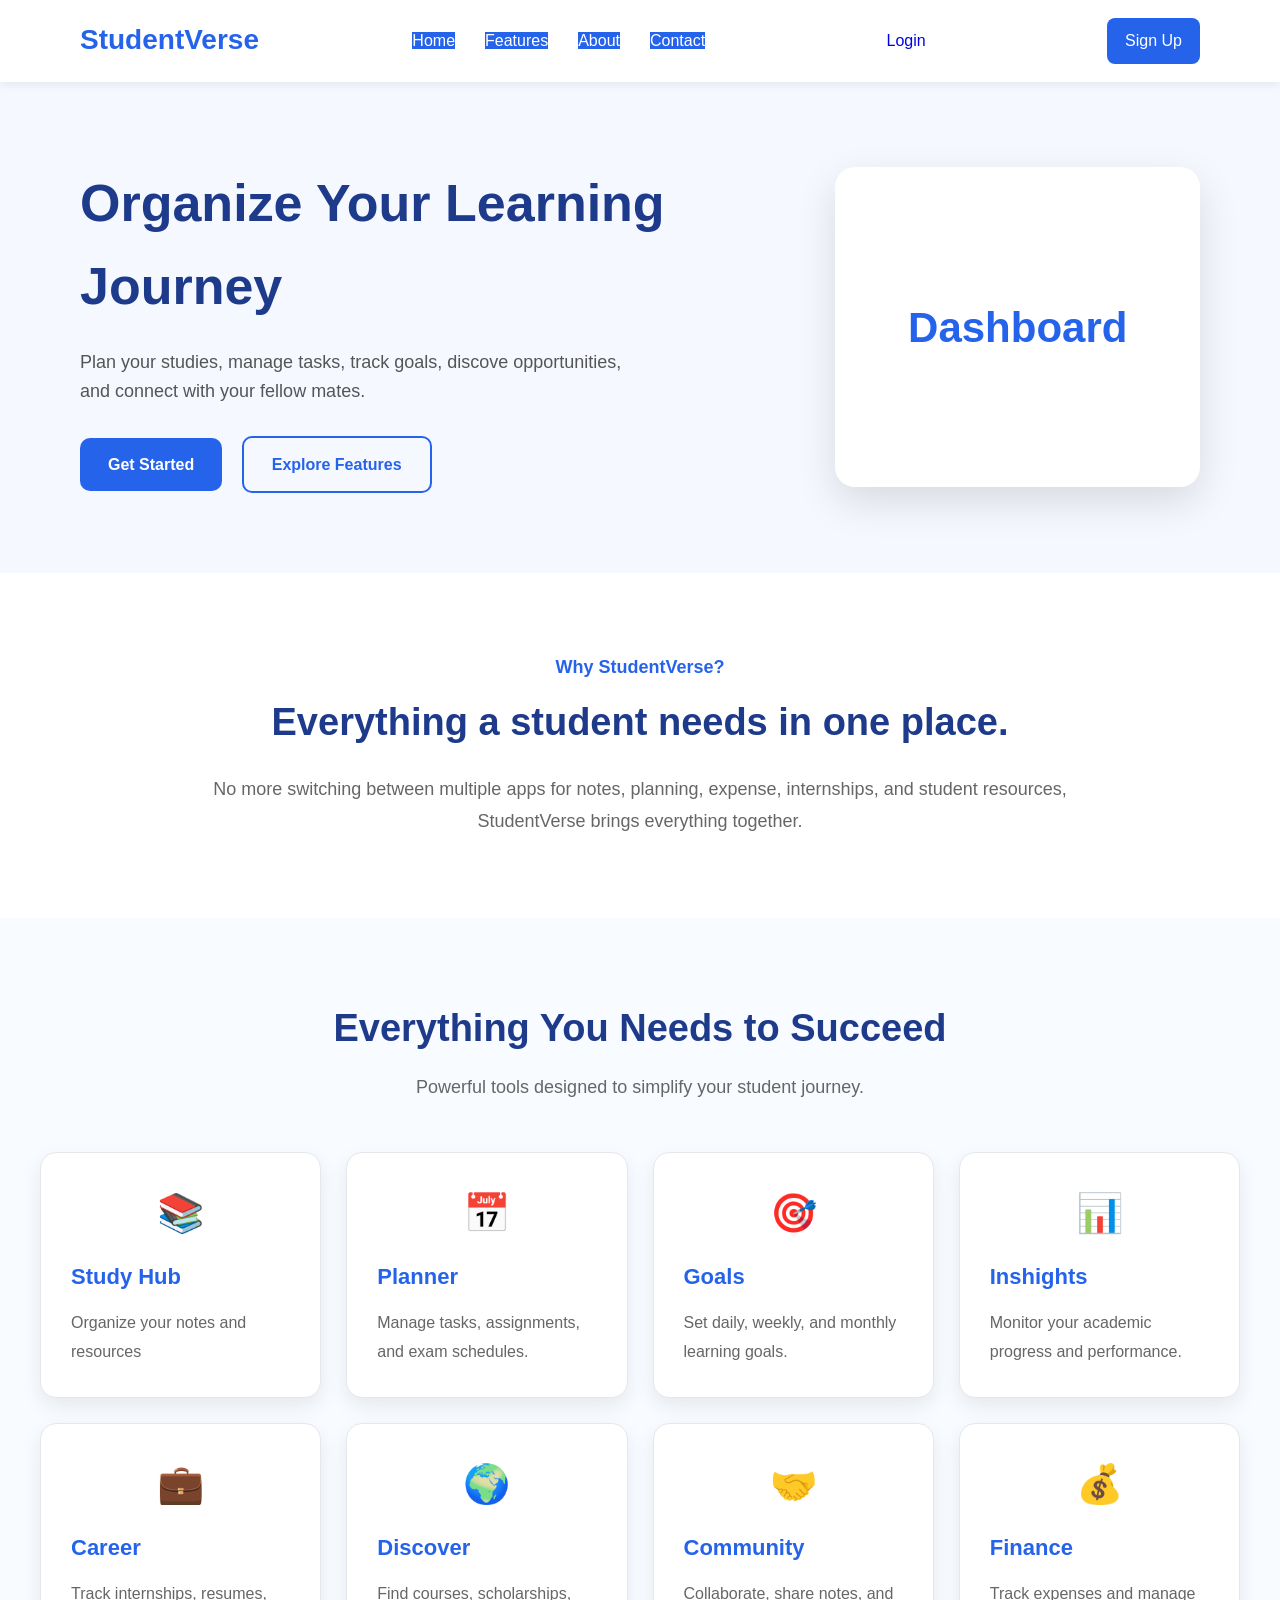
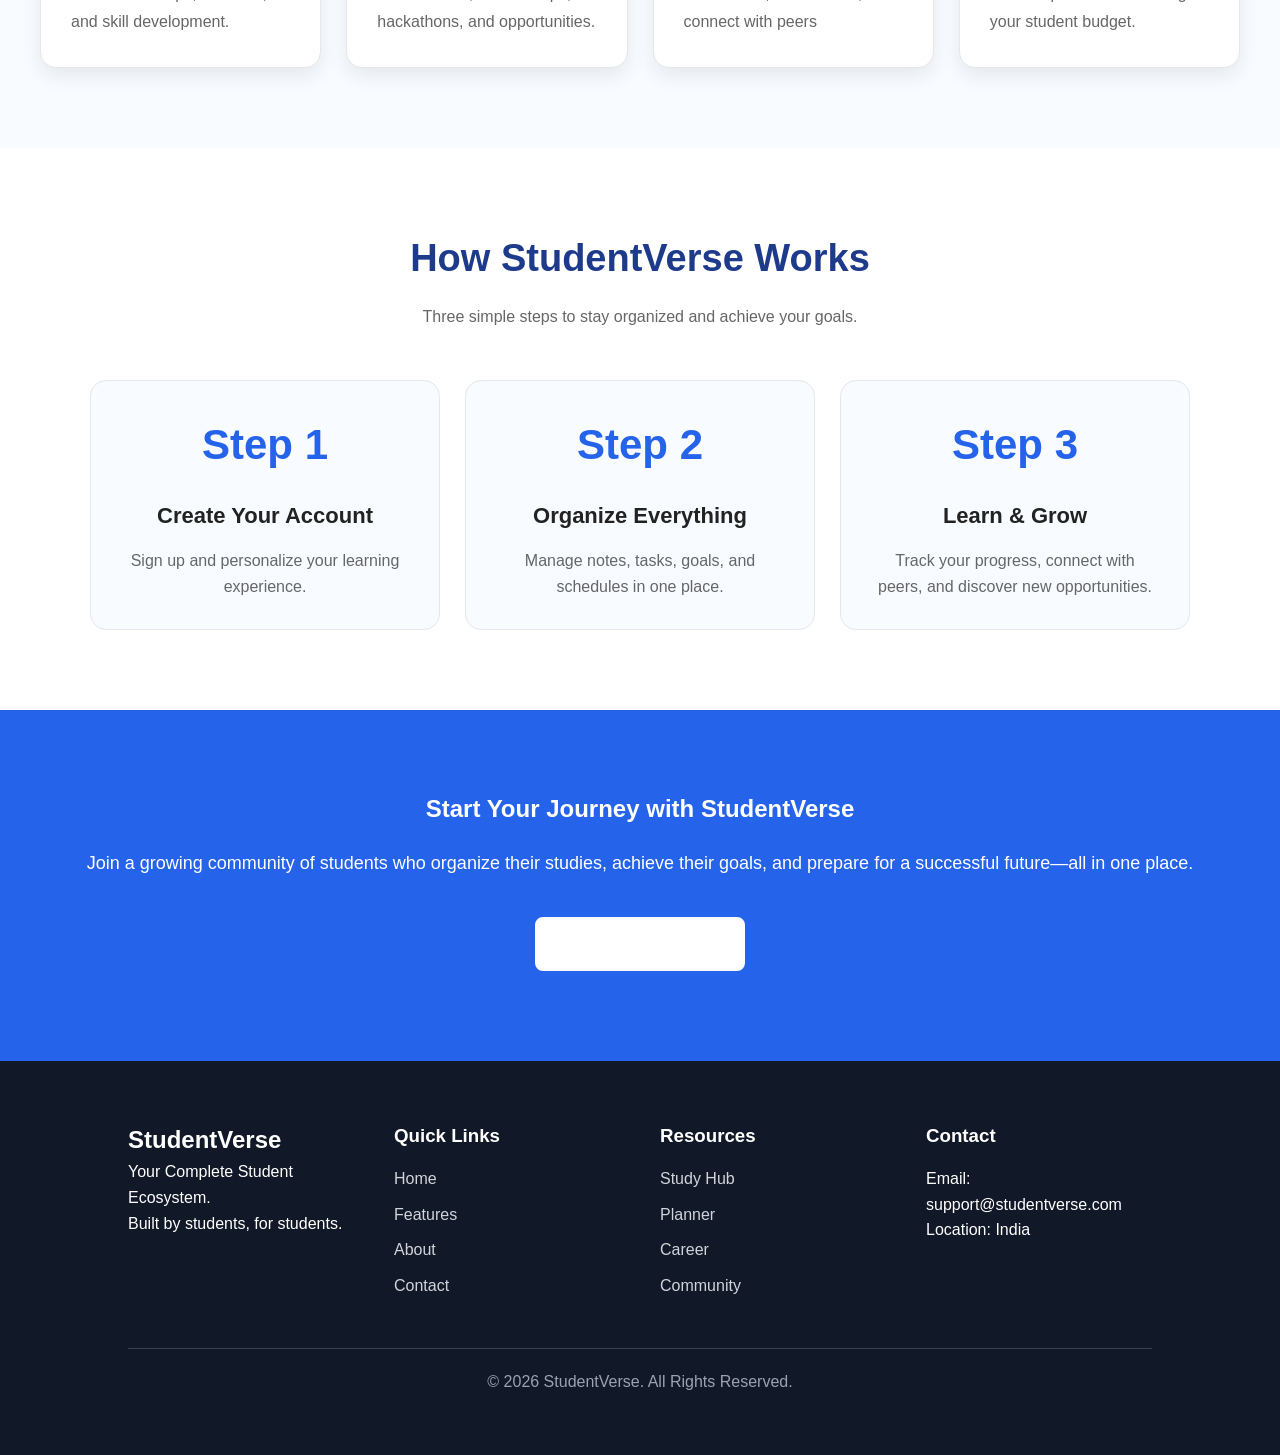
<file: index.html>
<!DOCTYPE html>
<html lang="en">
<head>
    <meta charset="UTF-8">
    <meta name="viewport" content="width=device-width, initial-scale=1.0">
    <title>StudentVerse</title>

    <link rel="stylesheet" href="style.css">
</head>
<body>
    <header>
        <nav>
            <div class="logo">
                StudentVerse
            </div>
        <ul>
            <li><a href="#home">Home</a></li>
            <li><a href="#features">Features</a></li>
            <li><a href="#about">About</a></li>
            <li><a href="#contact">Contact</a></li>
        </ul>
        <a href="login.html">Login</a>
        <a href="signup.html">Sign Up</a>
        </nav>
    </header>
<main>
    <section class="hero">
        <div>
            <h1>Organize Your Learning Journey</h1>
            <p>Plan your studies, manage tasks, track goals, discove opportunities, and connect with your fellow mates.</p>
               <a href="signup.html">Get Started</a>
               <a href="dashbord.html">Explore Features</a>
        </div>
        <div class="hero-image">
          <h2>Dashboard</h2>
        </div>
    </section>
    <section class="why">
        <div class="sv">
            <h2>Why StudentVerse?</h2>
            <h2>Everything a student needs in one place.</h2>

            <p>No more switching between multiple apps for notes, planning, expense, internships, and student resources,
                StudentVerse brings everything together.
            </p>
        </div>
    </section>
    <section class="features">
         <h2>Everything You Needs to Succeed</h2>

    <p>Powerful tools designed to simplify your student journey.</p>

    <div class="grid">
           <div class="cards">
            <h2>📚</h2>
            <h3>Study Hub</h3>
            <p>Organize your notes and resources</p>
           </div>
           <div class="cards">
            <h2>📅</h2>
            <h3>Planner</h3>
            <p>Manage tasks, assignments, and exam schedules.</p>
           </div>
           <div class="cards">
            <h2>🎯</h2>
            <h3>Goals</h3>
            <p>Set daily, weekly, and monthly learning goals.</p>
           </div>
           <div class="cards">
            <h2>📊</h2>
            <h3>Inshights</h3>
            <p>Monitor your academic progress and performance.</p>
           </div>
           <div class="cards">
            <h2>💼</h2>
            <h3>Career</h3>
            <p>Track internships, resumes, and skill development.</p>
           </div>
           <div class="cards">
            <h2>🌍</h2>
            <h3>Discover</h3>
            <p>Find courses, scholarships, hackathons, and opportunities.</p>
           </div>
           <div class="cards">
            <h2>🤝</h2>
            <h3>Community</h3>
            <p>Collaborate, share notes, and connect with peers</p>
           </div>
           <div class="cards">
            <h2>💰</h2>
            <h3>Finance</h3>
            <p>Track expenses and manage your student budget.</p>
           </div>
           </div>
    </section>
    <section class="work">
        <h2>How StudentVerse Works</h2>
        <p>Three simple steps to stay organized and achieve your goals.</p>
        <div class="steps">
        <div class="step">
            <h3>Step 1</h3>
            <h4>Create Your Account</h4>
            <p>Sign up and personalize your learning experience.</p>
        </div>
        <div class="step">
            <h3>Step 2</h3>
            <h4>Organize Everything</h4>
            <p>Manage notes, tasks, goals, and schedules in one place.</p>
        </div>
        <div class="step">
            <h3>Step 3</h3>
            <h4>Learn & Grow</h4>
            <p>Track your progress, connect with peers, and discover new opportunities.</p>
        </div>
        </div>
    </section>
    <section class="cta">
          <h2>Start Your Journey with StudentVerse</h2>
          <p>Join a growing community of students who organize their studies, achieve their goals, and prepare for a successful future—all in one place.</p>
           <a href="signup.html">Create Free Account</a>

    </section>
    <footer>

    <div class="footer-container">

        <div class="footer-brand">
            <h2>StudentVerse</h2>
            <p>Your Complete Student Ecosystem.</p>
            <p>Built by students, for students.</p>
        </div>

        <div class="footer-links">
            <h3>Quick Links</h3>

            <ul>
                <li><a href="#home">Home</a></li>
                <li><a href="#features">Features</a></li>
                <li><a href="#about">About</a></li>
                <li><a href="#contact">Contact</a></li>
            </ul>
        </div>

        <div class="footer-resources">
            <h3>Resources</h3>

            <ul>
                <li><a href="#">Study Hub</a></li>
                <li><a href="#">Planner</a></li>
                <li><a href="#">Career</a></li>
                <li><a href="#">Community</a></li>
            </ul>
        </div>

        <div class="footer-contact">
            <h3>Contact</h3>

            <p>Email: support@studentverse.com</p>
            <p>Location: India</p>
        </div>

    </div>

    <hr>

    <div class="copyright">
        <p>&copy; 2026 StudentVerse. All Rights Reserved.</p>
    </div>

</footer>
</main>
</body>
</html>
</file>
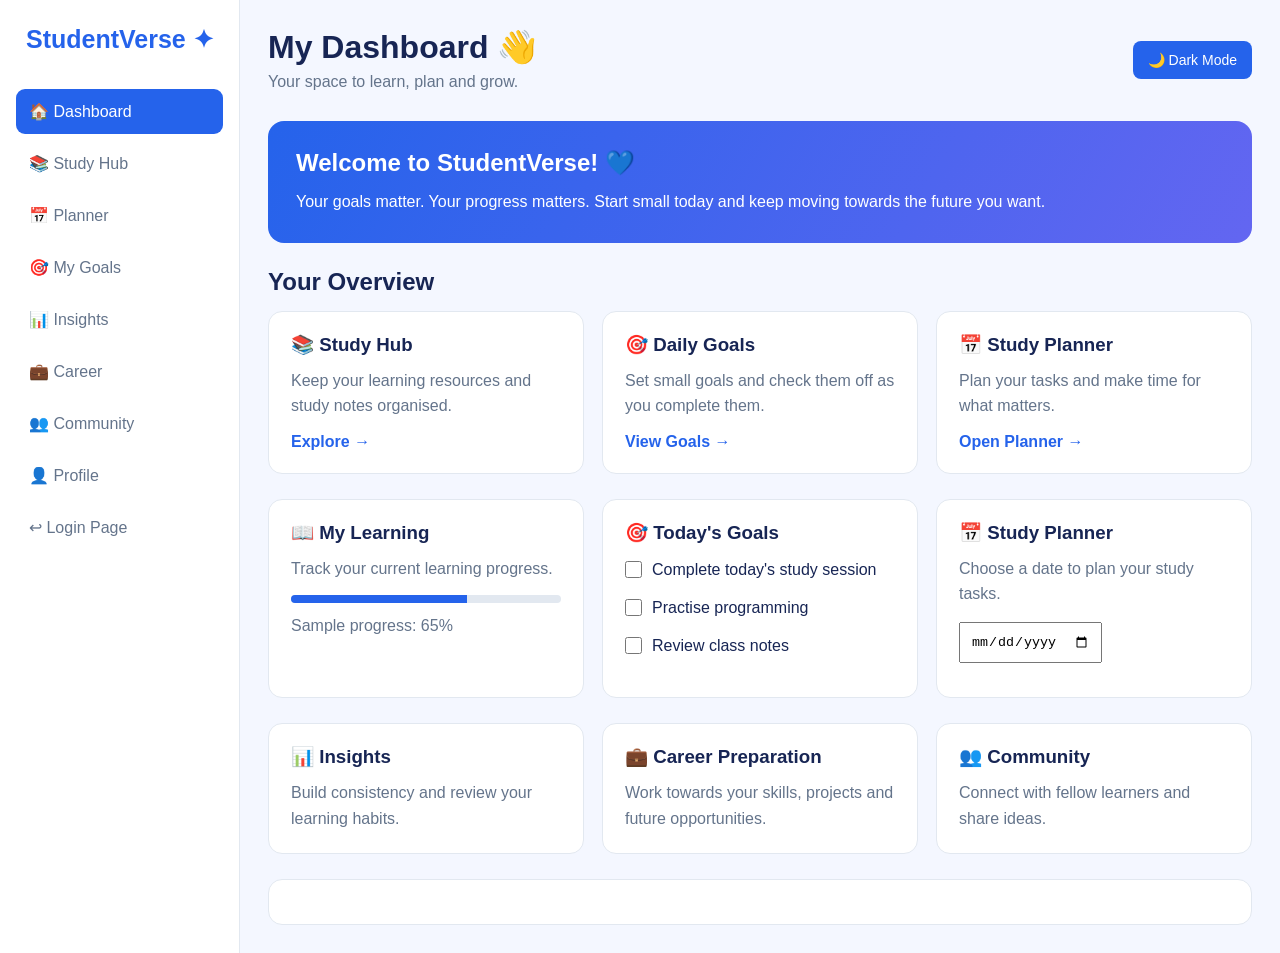
<file: dashbord.html>
<!DOCTYPE html>
<html lang="en">
<head>
<meta charset="UTF-8">
<meta name="viewport" content="width=device-width, initial-scale=1.0">
<title>StudentVerse | Dashboard</title>

<style>
* {
    box-sizing: border-box;
    margin: 0;
    padding: 0;
}

:root {
    --bg: #f4f7ff;
    --card: #ffffff;
    --text: #172554;
    --muted: #64748b;
    --primary: #2563eb;
    --border: #e2e8f0;
}

body.dark {
    --bg: #0f172a;
    --card: #1e293b;
    --text: #f1f5f9;
    --muted: #cbd5e1;
    --primary: #60a5fa;
    --border: #334155;
}

body {
    font-family: Arial, sans-serif;
    background: var(--bg);
    color: var(--text);
    transition: 0.3s;
}

.layout {
    display: flex;
    min-height: 100vh;
}

.sidebar {
    width: 240px;
    background: var(--card);
    border-right: 1px solid var(--border);
    padding: 25px 16px;
    flex-shrink: 0;
}

.logo {
    color: var(--primary);
    font-size: 25px;
    font-weight: bold;
    margin-bottom: 35px;
    padding-left: 10px;
}

.sidebar a {
    display: block;
    text-decoration: none;
    color: var(--muted);
    padding: 13px;
    margin-bottom: 7px;
    border-radius: 9px;
}

.sidebar a:hover,
.sidebar a.active {
    background: var(--primary);
    color: white;
}

.main {
    flex: 1;
    min-width: 0;
    padding: 28px;
}

.topbar {
    display: flex;
    justify-content: space-between;
    align-items: center;
    gap: 15px;
    margin-bottom: 30px;
}

.topbar p {
    color: var(--muted);
    margin-top: 7px;
}

button {
    border: none;
    border-radius: 8px;
    padding: 11px 15px;
    cursor: pointer;
    background: var(--primary);
    color: white;
    font-size: 14px;
}

.welcome {
    background: linear-gradient(120deg, #2563eb, #6366f1);
    color: white;
    padding: 28px;
    border-radius: 16px;
    margin-bottom: 25px;
}

.welcome h2 {
    margin-bottom: 12px;
}

.welcome p {
    line-height: 1.6;
}

.grid {
    display: grid;
    grid-template-columns: repeat(3, minmax(0, 1fr));
    gap: 18px;
    margin-bottom: 25px;
}

.card {
    background: var(--card);
    padding: 22px;
    border-radius: 14px;
    border: 1px solid var(--border);
}

.card h3 {
    margin-bottom: 12px;
}

.card p {
    color: var(--muted);
    line-height: 1.6;
}

.section-title {
    margin-bottom: 15px;
}

.progress {
    height: 8px;
    background: var(--border);
    border-radius: 10px;
    margin-top: 14px;
    overflow: hidden;
}

.progress div {
    height: 100%;
    background: var(--primary);
    width: 65%;
}

.goal {
    display: flex;
    align-items: center;
    gap: 10px;
    margin-top: 14px;
}

.goal input {
    width: 17px;
    height: 17px;
    accent-color: var(--primary);
}

.goal label {
    line-height: 1.5;
}

.quick-link {
    display: inline-block;
    margin-top: 14px;
    color: var(--primary);
    text-decoration: none;
    font-weight: bold;
}

.footer {
    text-align: center;
    color: var(--muted);
    padding: 25px 0 5px;
}

@media (max-width: 900px) {
    .grid {
        grid-template-columns: repeat(2, minmax(0, 1fr));
    }

    .sidebar {
        width: 190px;
    }
}

@media (max-width: 600px) {
    .layout {
        display: block;
    }

    .sidebar {
        width: 100%;
        border-right: none;
        border-bottom: 1px solid var(--border);
        padding: 15px;
    }

    .logo {
        margin-bottom: 15px;
    }

    .sidebar nav {
        display: flex;
        gap: 5px;
        overflow-x: auto;
    }

    .sidebar a {
        white-space: nowrap;
    }

    .main {
        padding: 18px;
    }

    .grid {
        grid-template-columns: 1fr;
    }

    .topbar {
        align-items: flex-start;
    }
}
</style>
</head>

<body>
<div class="layout">

    <aside class="sidebar">
        <div class="logo">StudentVerse ✦</div>

        <nav>
            <a href="dashboard.html" class="active">🏠 Dashboard</a>
            <a href="study.html">📚 Study Hub</a>
            <a href="planner.html">📅 Planner</a>
            <a href="#goals">🎯 My Goals</a>
            <a href="#insights">📊 Insights</a>
            <a href="#career">💼 Career</a>
            <a href="#community">👥 Community</a>
            <a href="#profile">👤 Profile</a>
            <a href="login.html">↩ Login Page</a>
        </nav>
    </aside>

    <main class="main">

        <header class="topbar">
            <div>
                <h1>My Dashboard 👋</h1>
                <p>Your space to learn, plan and grow.</p>
            </div>

            <button id="themeButton" type="button">🌙 Dark Mode</button>
        </header>

        <section class="welcome">
            <h2>Welcome to StudentVerse! 💙</h2>
            <p>Your goals matter. Your progress matters. Start small today
            and keep moving towards the future you want.</p>
        </section>

        <h2 class="section-title">Your Overview</h2>

        <section class="grid">
            <article class="card">
                <h3>📚 Study Hub</h3>
                <p>Keep your learning resources and study notes organised.</p>
                <a class="quick-link" href="#study">Explore →</a>
            </article>

            <article class="card">
                <h3>🎯 Daily Goals</h3>
                <p>Set small goals and check them off as you complete them.</p>
                <a class="quick-link" href="#goals">View Goals →</a>
            </article>

            <article class="card">
                <h3>📅 Study Planner</h3>
                <p>Plan your tasks and make time for what matters.</p>
                <a class="quick-link" href="#planner">Open Planner →</a>
            </article>
        </section>

        <section class="grid">
            <article class="card" id="study">
                <h3>📖 My Learning</h3>
                <p>Track your current learning progress.</p>
                <div class="progress"><div></div></div>
                <p style="margin-top:10px">Sample progress: 65%</p>
            </article>

            <article class="card" id="goals">
                <h3>🎯 Today's Goals</h3>

                <div class="goal">
                    <input type="checkbox" id="goal1">
                    <label for="goal1">Complete today's study session</label>
                </div>

                <div class="goal">
                    <input type="checkbox" id="goal2">
                    <label for="goal2">Practise programming</label>
                </div>

                <div class="goal">
                    <input type="checkbox" id="goal3">
                    <label for="goal3">Review class notes</label>
                </div>
            </article>

            <article class="card" id="planner">
                <h3>📅 Study Planner</h3>
                <p>Choose a date to plan your study tasks.</p>

                <input type="date" id="studyDate"
                       style="margin-top:15px; padding:10px; max-width:100%;">

                <p id="dateMessage" style="margin-top:12px"></p>
            </article>
        </section>

        <section class="grid">
            <article class="card" id="insights">
                <h3>📊 Insights</h3>
                <p>Build consistency and review your learning habits.</p>
            </article>

            <article class="card" id="career">
                <h3>💼 Career Preparation</h3>
                <p>Work towards your skills, projects and future opportunities.</p>
            </article>

            <article class="card" id="community">
                <h3>👥 Community</h3>
                <p>Connect with fellow learners and share ideas.</p>
            </article>
        </section>

        <section class="card" id="profile">
<script>
    // Select all daily goal checkboxes
    const goalCheckboxes = document.querySelectorAll(
        '#goals input[type="checkbox"]'
    );

    // Load saved goal states
    goalCheckboxes.forEach(function (checkbox) {
        const savedState = localStorage.getItem(checkbox.id);

        if (savedState !== null) {
            checkbox.checked = savedState === "true";
        }

        // Save changes automatically
        checkbox.addEventListener("change", function () {
            localStorage.setItem(checkbox.id, checkbox.checked);
        });
    });
</script>
</file>
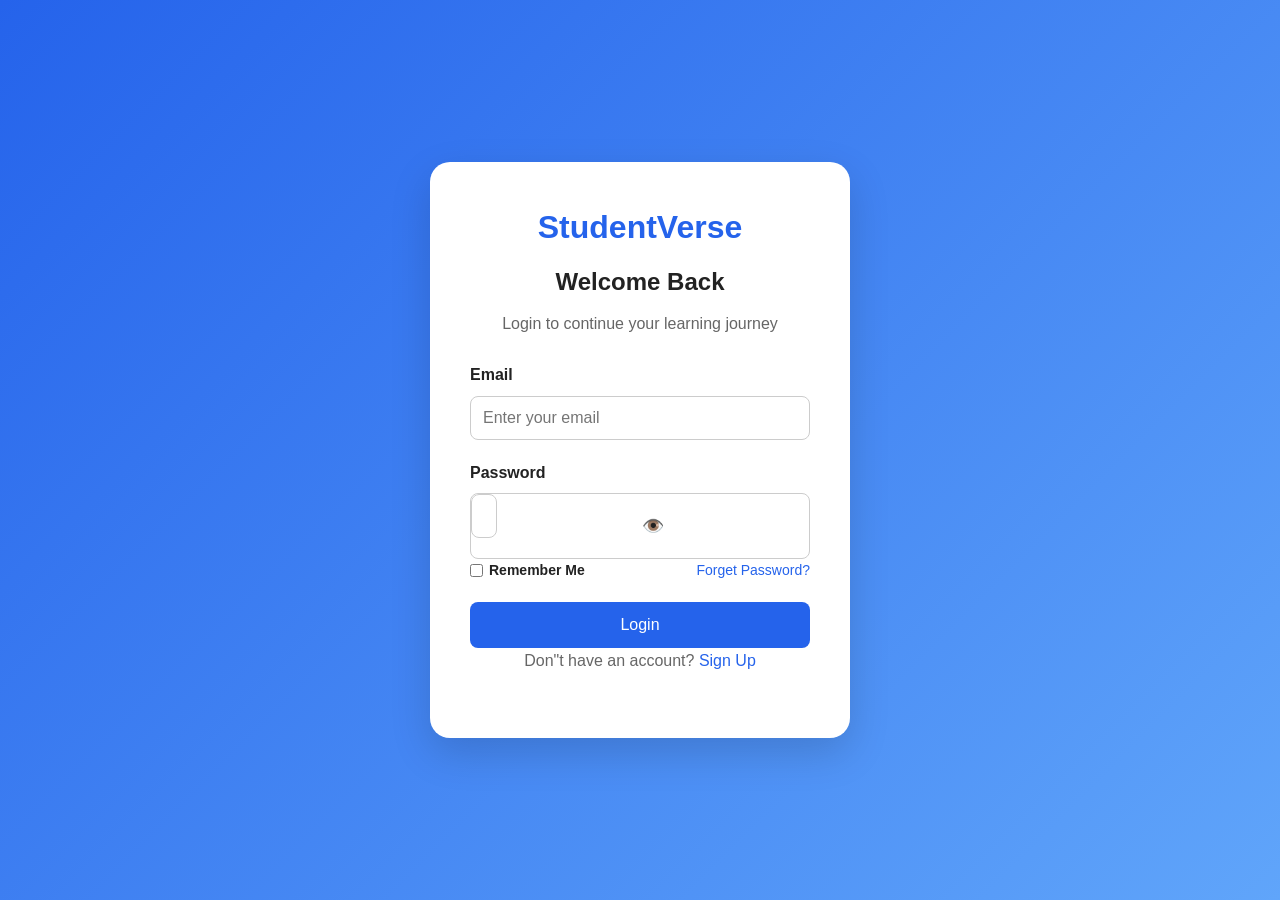
<file: login.html>
<!DOCTYPE html>
<html lang="en">
<head>
    <meta charset="UTF-8">
    <meta name="viewport" content="width=device-width, initial-scale=1.0">
    <title>Document</title>
     <link rel="stylesheet" href="style.css">
</head>
<body>
   <div class="login-container">
    <div class="login-box">
        <h1>StudentVerse</h1>
        <h2>Welcome Back</h2>
        <p>Login to continue your learning journey</p>
        <form>
            <label for="email">Email</label>
            <input type="email" id="email" placeholder="Enter your email">

            <label for="password">Password</label>
            <div class="password-box">
            <input type="password" id="password" placeholder="Enter your password">
            <button type="button" id="togglePassword">👁️</button>
            </div>
            <div class="options">
                <label>
                    <input type="checkbox">
                    Remember Me
                </label>
                <a href="#">Forget Password?</a>
            </div>
            <button type="submit">Login</button>
        </form>
        <p>
            Don"t have an account?
            <a href="signup.html">Sign Up</a>
        </p>
    </div>
   </div> 
   <script src="script.js"></script>
</body>
</html>
</file>
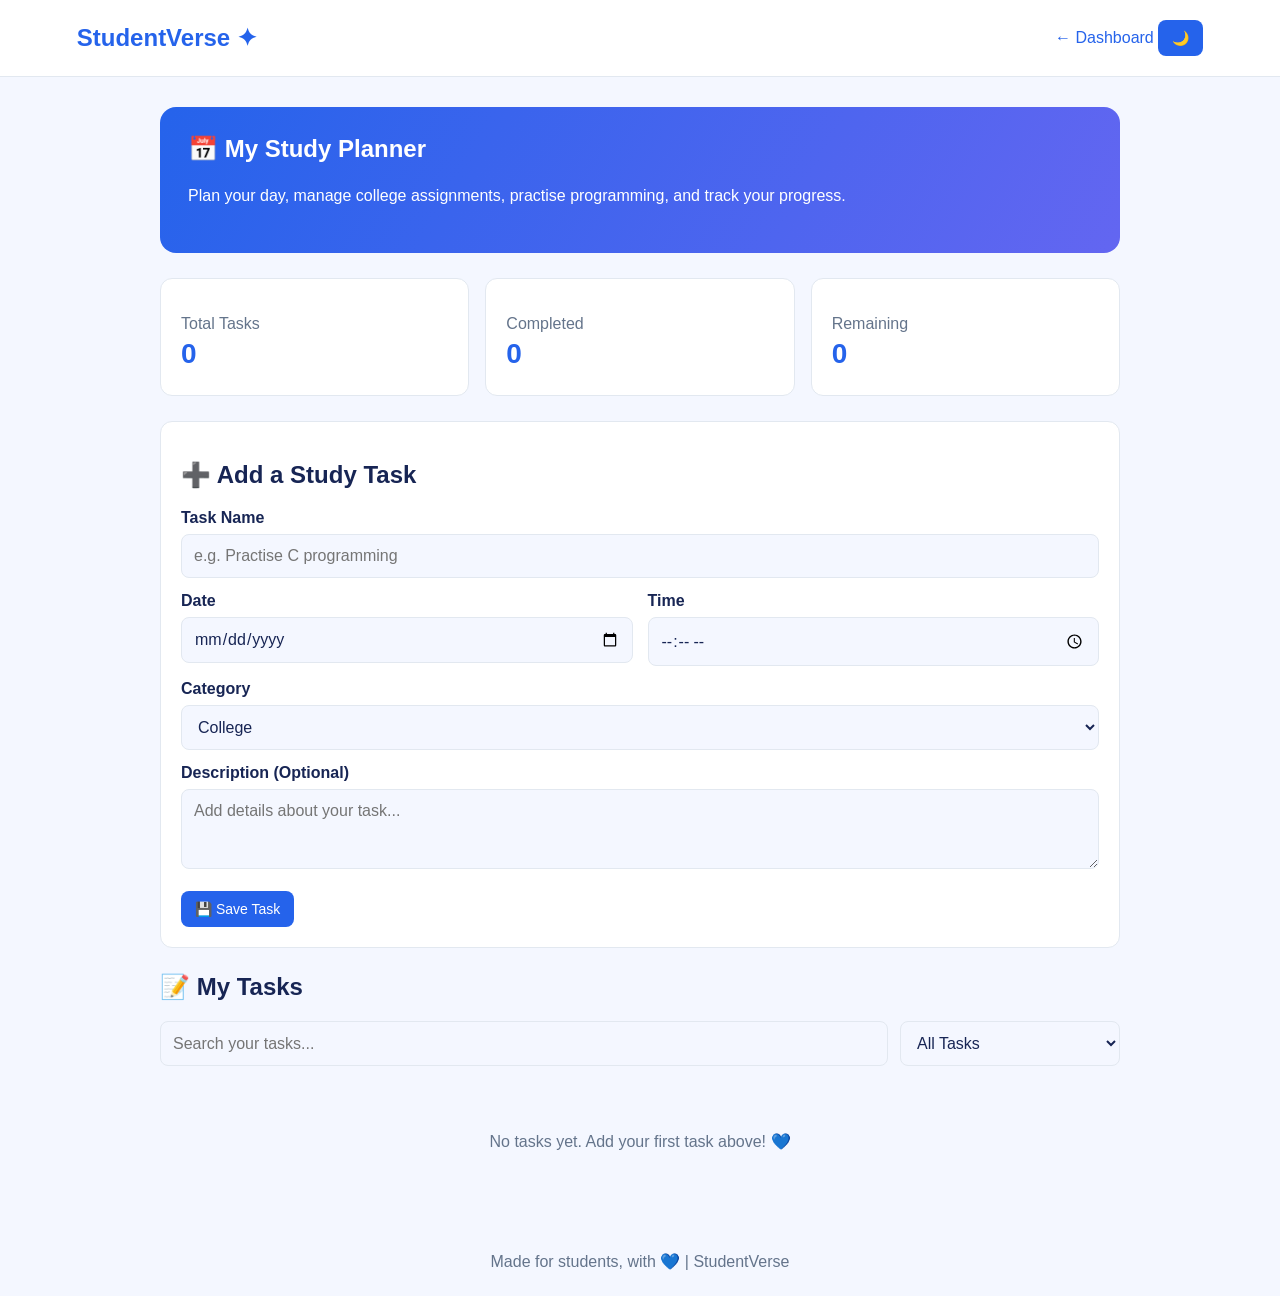
<file: planner.html>
<!DOCTYPE html>
<html lang="en">
<head>
    <meta charset="UTF-8">
    <meta name="viewport" content="width=device-width, initial-scale=1.0">

    <title>Study Planner | StudentVerse</title>

    <style>
        * {
            box-sizing: border-box;
        }

        :root {
            --bg: #f4f7ff;
            --card: #ffffff;
            --text: #172554;
            --muted: #64748b;
            --primary: #2563eb;
            --border: #e2e8f0;
        }

        body.dark {
            --bg: #0f172a;
            --card: #1e293b;
            --text: #f1f5f9;
            --muted: #cbd5e1;
            --primary: #60a5fa;
            --border: #334155;
        }

        body {
            margin: 0;
            font-family: Arial, sans-serif;
            background: var(--bg);
            color: var(--text);
            transition: 0.3s;
        }

        header {
            background: var(--card);
            padding: 20px 6%;
            border-bottom: 1px solid var(--border);
            display: flex;
            justify-content: space-between;
            align-items: center;
            gap: 15px;
        }

        header h2 {
            color: var(--primary);
            margin: 0;
        }

        a {
            color: var(--primary);
            text-decoration: none;
        }

        button {
            padding: 10px 14px;
            border: none;
            border-radius: 8px;
            cursor: pointer;
            background: var(--primary);
            color: white;
            font-size: 14px;
        }

        button:hover {
            opacity: 0.85;
        }

        .container {
            max-width: 1000px;
            margin: 30px auto;
            padding: 0 20px;
        }

        .welcome {
            background: linear-gradient(120deg, #2563eb, #6366f1);
            color: white;
            padding: 28px;
            border-radius: 16px;
            margin-bottom: 25px;
        }

        .welcome h1 {
            margin-top: 0;
        }

        .welcome p {
            line-height: 1.6;
        }

        .stats {
            display: grid;
            grid-template-columns: repeat(3, 1fr);
            gap: 16px;
            margin-bottom: 25px;
        }

        .stat, .panel, .task {
            background: var(--card);
            border: 1px solid var(--border);
            border-radius: 12px;
            padding: 20px;
        }

        .stat h2 {
            color: var(--primary);
            font-size: 28px;
            margin: 5px 0;
        }

        .stat p {
            color: var(--muted);
            margin-bottom: 0;
        }

        .panel {
            margin-bottom: 25px;
        }

        label {
            display: block;
            margin: 14px 0 7px;
            font-weight: bold;
        }

        input, select, textarea {
            width: 100%;
            padding: 12px;
            border: 1px solid var(--border);
            border-radius: 8px;
            background: var(--bg);
            color: var(--text);
            font: inherit;
        }

        .form-grid {
            display: grid;
            grid-template-columns: 1fr 1fr;
            gap: 15px;
        }

        .form-actions {
            display: flex;
            gap: 10px;
            margin-top: 18px;
        }

        .secondary {
            background: var(--muted);
        }

        .filters {
            display: flex;
            gap: 12px;
            margin-bottom: 20px;
        }

        .filters select {
            max-width: 220px;
        }

        .task-list {
            display: grid;
            gap: 14px;
        }

        .task {
            display: flex;
            justify-content: space-between;
            align-items: flex-start;
            gap: 15px;
        }

        .task-info {
            display: flex;
            gap: 12px;
            min-width: 0;
        }

        .task-info input {
            width: 18px;
            height: 18px;
            margin-top: 4px;
            accent-color: var(--primary);
            flex-shrink: 0;
        }

        .task-details {
            min-width: 0;
        }

        .task-details h3 {
            margin: 0 0 9px;
            overflow-wrap: anywhere;
        }

        .task-details p {
            color: var(--muted);
            font-size: 14px;
            line-height: 1.5;
            margin: 5px 0;
        }

        .task.completed .task-details h3 {
            text-decoration: line-through;
            opacity: 0.6;
        }

        .task-buttons {
            display: flex;
            gap: 8px;
            flex-shrink: 0;
        }

        .delete-button {
            background: #dc2626;
        }

        .empty {
            text-align: center;
            color: var(--muted);
            padding: 30px;
        }

        footer {
            text-align: center;
            color: var(--muted);
            padding: 25px;
        }

        @media (max-width: 650px) {
            header {
                padding: 18px;
            }

            .stats {
                grid-template-columns: 1fr;
            }

            .form-grid {
                grid-template-columns: 1fr;
                gap: 0;
            }

            .filters {
                flex-direction: column;
            }

            .filters select {
                max-width: none;
            }

            .task {
                flex-direction: column;
            }

            .task-buttons {
                margin-left: 30px;
            }
        }
    </style>
</head>

<body>

<header>
    <h2>StudentVerse ✦</h2>

    <div>
        <a href="dashboard.html">← Dashboard</a>
        <button id="themeButton" type="button">🌙</button>
    </div>
</header>

<main class="container">

    <section class="welcome">
        <h1>📅 My Study Planner</h1>
        <p>
            Plan your day, manage college assignments,
            practise programming, and track your progress.
        </p>
    </section>

    <section class="stats">
        <div class="stat">
            <p>Total Tasks</p>
            <h2 id="totalTasks">0</h2>
        </div>

        <div class="stat">
            <p>Completed</p>
            <h2 id="completedTasks">0</h2>
        </div>

        <div class="stat">
            <p>Remaining</p>
            <h2 id="remainingTasks">0</h2>
        </div>
    </section>

    <section class="panel">
        <h2 id="formHeading">➕ Add a Study Task</h2>

        <form id="taskForm">

            <label for="taskTitle">Task Name</label>
            <input
                type="text"
                id="taskTitle"
                placeholder="e.g. Practise C programming"
                required
            >

            <div class="form-grid">
                <div>
                    <label for="taskDate">Date</label>
                    <input type="date" id="taskDate" required>
                </div>

                <div>
                    <label for="taskTime">Time</label>
                    <input type="time" id="taskTime">
                </div>
            </div>

            <label for="taskCategory">Category</label>
            <select id="taskCategory">
                <option value="College">College</option>
                <option value="Programming">Programming</option>
                <option value="Placement">Placement Preparation</option>
                <option value="UPSC">UPSC Preparation</option>
                <option value="Personal">Personal</option>
            </select>

            <label for="taskDescription">Description (Optional)</label>
            <textarea
                id="taskDescription"
                rows="3"
                placeholder="Add details about your task..."
            ></textarea>

            <div class="form-actions">
                <button type="submit" id="saveButton">
                    💾 Save Task
                </button>

                <button
                    type="button"
                    id="cancelButton"
                    class="secondary"
                    hidden
                >
                    Cancel
                </button>
            </div>

        </form>
    </section>

    <section>
        <h2>📝 My Tasks</h2>

        <div class="filters">
            <input
                type="search"
                id="searchInput"
                placeholder="Search your tasks..."
            >

            <select id="filterStatus">
                <option value="all">All Tasks</option>
                <option value="pending">Pending Tasks</option>
                <option value="completed">Completed Tasks</option>
            </select>
        </div>

        <div id="taskList" class="task-list"></div>
    </section>

</main>

<footer>
    Made for students, with 💙 | StudentVerse
</footer>

<script>
    const taskForm = document.getElementById("taskForm");
    const taskTitle = document.getElementById("taskTitle");
    const taskDate = document.getElementById("taskDate");
    const taskTime = document.getElementById("taskTime");
    const taskCategory = document.getElementById("taskCategory");
    const taskDescription = document.getElementById("taskDescription");
    const taskList = document.getElementById("taskList");
    const searchInput = document.getElementById("searchInput");
    const filterStatus = document.getElementById("filterStatus");
    const saveButton = document.getElementById("saveButton");
    const cancelButton = document.getElementById("cancelButton");
    const formHeading = document.getElementById("formHeading");

    let tasks = JSON.parse(
        localStorage.getItem("studentverseTasks") || "[]"
    );

    let editingId = null;

    function saveTasks() {
        localStorage.setItem(
            "studentverseTasks",
            JSON.stringify(tasks)
        );
    }

    function updateStats() {
        const completed = tasks.filter(task => task.completed).length;

        document.getElementById("totalTasks").textContent = tasks.length;
        document.getElementById("completedTasks").textContent = completed;
        document.getElementById("remainingTasks").textContent =
            tasks.length - completed;
    }

    function renderTasks() {
        const query = searchInput.value.toLowerCase().trim();
        const status = filterStatus.value;

        const filteredTasks = tasks
            .filter(task => {
                const matchesSearch =
                    task.title.toLowerCase().includes(query) ||
                    task.category.toLowerCase().includes(query) ||
                    task.description.toLowerCase().includes(query);

                const matchesStatus =
                    status === "all" ||
                    (status === "completed" && task.completed) ||
                    (status === "pending" && !task.completed);

                return matchesSearch && matchesStatus;
            })
            .sort((a, b) => {
                const first = a.date + (a.time || "23:59");
                const second = b.date + (b.time || "23:59");
                return first.localeCompare(second);
            });

        taskList.replaceChildren();

        if (filteredTasks.length === 0) {
            const message = document.createElement("p");
            message.className = "empty";
            message.textContent = tasks.length === 0
                ? "No tasks yet. Add your first task above! 💙"
                : "No tasks match your search or filter.";

            taskList.appendChild(message);
        }

        filteredTasks.forEach(task => {
            const card = document.createElement("article");
            card.className = "task";

            if (task.completed) {
                card.classList.add("completed");
            }

            const info = document.createElement("div");
            info.className = "task-info";

            const checkbox = document.createElement("input");
            checkbox.type = "checkbox";
            checkbox.checked = task.completed;
            checkbox.setAttribute(
                "aria-label",
                "Mark " + task.title + " as completed"
            );

            checkbox.addEventListener("change", function() {
                task.completed = checkbox.checked;
                saveTasks();
                renderTasks();
            });

            const details = document.createElement("div");
            details.className = "task-details";

            const title = document.createElement("h3");
            title.textContent = task.title;

            const category = document.createElement("p");
            category.textContent = "📚 " + task.category;

            const date = document.createElement("p");
            date.textContent = "📅 " + task.date +
                (task.time ? " at " + task.time : "");

            details.append(title, category, date);

            if (task.description) {
                const description = document.createElement("p");
                description.textContent = task.description;
                details.appendChild(description);
            }

            const buttons = document.createElement("div");
            buttons.className = "task-buttons";

            const editButton = document.createElement("button");
            editButton.textContent = "✏️ Edit";

            editButton.addEventListener("click", function() {
                taskTitle.value = task.title;
                taskDate.value = task.date;
                taskTime.value = task.time;
                taskCategory.value = task.category;
                taskDescription.value = task.description;

                editingId = task.id;

                formHeading.textContent = "✏️ Edit Task";
                saveButton.textContent = "Update Task";
                cancelButton.hidden = false;

                taskForm.scrollIntoView({ behavior: "smooth" });
                taskTitle.focus();
            });

            const deleteButton = document.createElement("button");
            deleteButton.textContent = "🗑️ Delete";
            deleteButton.className = "delete-button";

            deleteButton.addEventListener("click", function() {
                if (confirm("Delete this task?")) {
                    tasks = tasks.filter(item => item.id !== task.id);

                    saveTasks();
                    renderTasks();
                }
            });

            buttons.append(editButton, deleteButton);
            info.append(checkbox, details);
            card.append(info, buttons);
            taskList.appendChild(card);
        });

        updateStats();
    }

    taskForm.addEventListener("submit", function(event) {
        event.preventDefault();

        const title = taskTitle.value.trim();
        const description = taskDescription.value.trim();

        if (!title || !taskDate.value) {
            alert("Please enter a task name and date.");
            return;
        }

        if (editingId !== null) {
            const task = tasks.find(item => item.id === editingId);

            if (task) {
                task.title = title;
                task.date = taskDate.value;
                task.time = taskTime.value;
                task.category = taskCategory.value;
                task.description = description;
            }
        } else {
            tasks.push({
                id: Date.now().toString(),
                title: title,
                date: taskDate.value,
                time: taskTime.value,
                category: taskCategory.value,
                description: description,
                completed: false
            });
        }

        saveTasks();
        resetForm();
        renderTasks();
    });

    function resetForm() {
        taskForm.reset();
        editingId = null;

        formHeading.textContent = "➕ Add a Study Task";
        saveButton.textContent = "💾 Save Task";
        cancelButton.hidden = true;
    }

    cancelButton.addEventListener("click", resetForm);

    searchInput.addEventListener("input", renderTasks);
    filterStatus.addEventListener("change", renderTasks);

    document.getElementById("themeButton").addEventListener("click", function() {
        document.body.classList.toggle("dark");

        const isDark = document.body.classList.contains("dark");

        this.textContent = isDark ? "☀️" : "🌙";

        localStorage.setItem(
            "studentverseDarkMode",
            isDark ? "true" : "false"
        );
    });

    if (localStorage.getItem("studentverseDarkMode") === "true") {
        document.body.classList.add("dark");
        document.getElementById("themeButton").textContent = "☀️";
    }

    renderTasks();
</script>

</body>
</html>
</file>
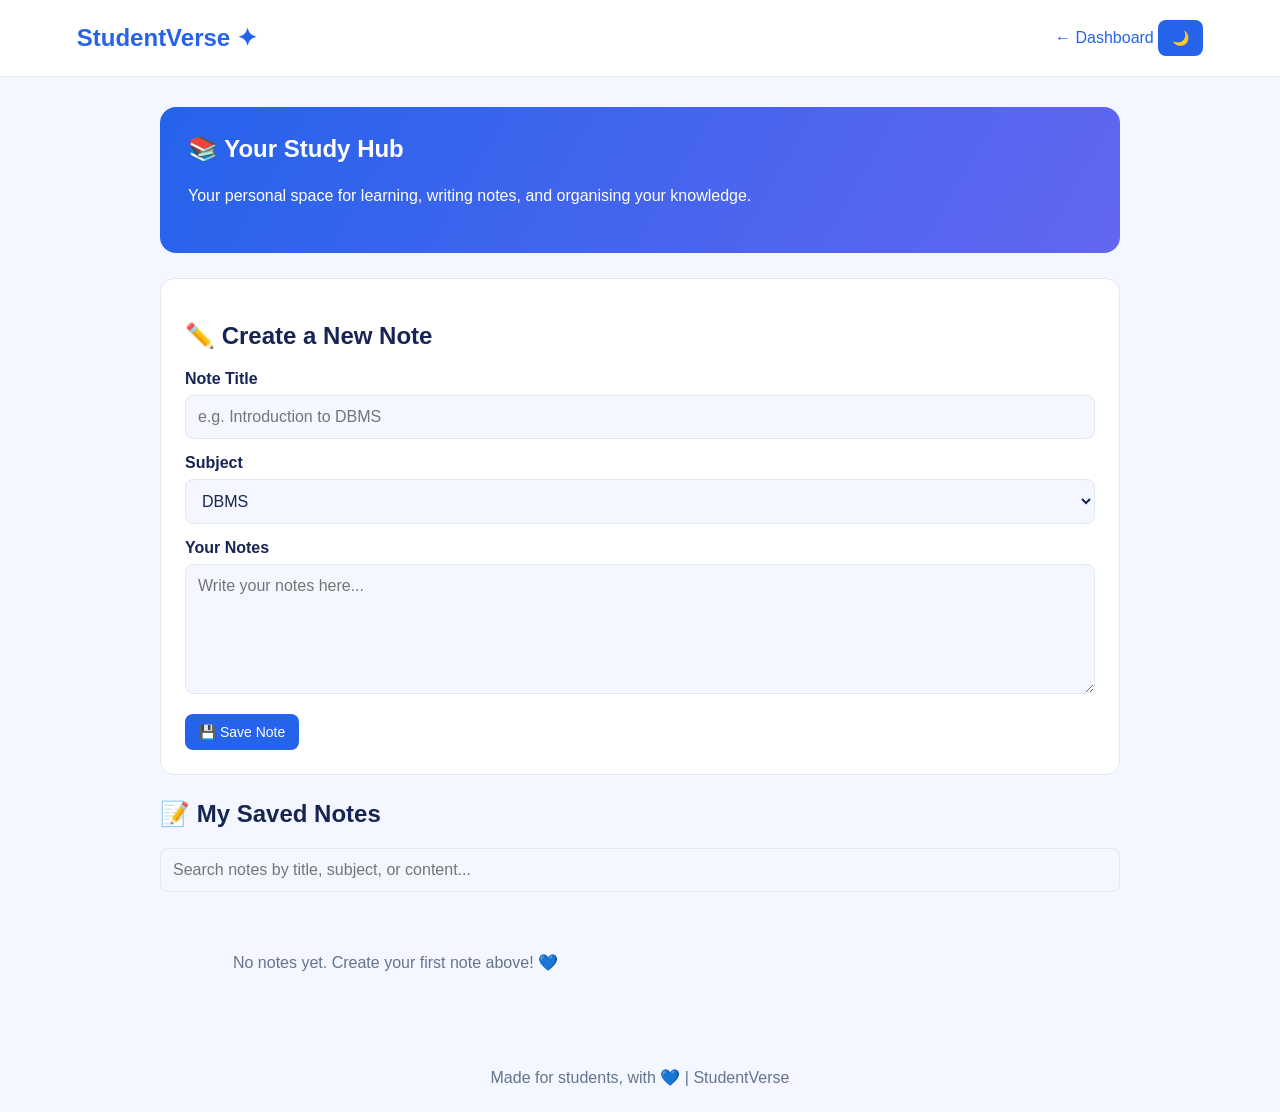
<file: study.html>
<!DOCTYPE html>
<html lang="en">
<head>
    <meta charset="UTF-8">
    <meta name="viewport" content="width=device-width, initial-scale=1.0">

    <title>Study Hub | StudentVerse</title>

    <style>
        * {
            box-sizing: border-box;
        }

        :root {
            --bg: #f4f7ff;
            --card: #ffffff;
            --text: #172554;
            --muted: #64748b;
            --primary: #2563eb;
            --border: #e2e8f0;
        }

        body.dark {
            --bg: #0f172a;
            --card: #1e293b;
            --text: #f1f5f9;
            --muted: #cbd5e1;
            --primary: #60a5fa;
            --border: #334155;
        }

        body {
            margin: 0;
            font-family: Arial, sans-serif;
            background: var(--bg);
            color: var(--text);
            transition: 0.3s;
        }

        header {
            background: var(--card);
            padding: 20px 6%;
            border-bottom: 1px solid var(--border);
            display: flex;
            justify-content: space-between;
            align-items: center;
            gap: 15px;
        }

        header h2 {
            color: var(--primary);
            margin: 0;
        }

        a {
            color: var(--primary);
            text-decoration: none;
        }

        button {
            padding: 10px 14px;
            border: none;
            border-radius: 8px;
            cursor: pointer;
            background: var(--primary);
            color: white;
            font-size: 14px;
        }

        .container {
            max-width: 1000px;
            margin: 30px auto;
            padding: 0 20px;
        }

        .welcome {
            background: linear-gradient(120deg, #2563eb, #6366f1);
            color: white;
            padding: 28px;
            border-radius: 16px;
            margin-bottom: 25px;
        }

        .welcome h1 {
            margin-top: 0;
        }

        .welcome p {
            line-height: 1.6;
        }

        .panel {
            background: var(--card);
            padding: 24px;
            border: 1px solid var(--border);
            border-radius: 14px;
            margin-bottom: 25px;
        }

        label {
            display: block;
            margin: 15px 0 7px;
            font-weight: bold;
        }

        input,
        select,
        textarea {
            width: 100%;
            padding: 12px;
            border: 1px solid var(--border);
            border-radius: 8px;
            background: var(--bg);
            color: var(--text);
            font: inherit;
        }

        textarea {
            min-height: 130px;
            resize: vertical;
        }

        .save-button {
            margin-top: 16px;
        }

        .search {
            margin-bottom: 20px;
        }

        .notes-grid {
            display: grid;
            grid-template-columns: repeat(2, minmax(0, 1fr));
            gap: 18px;
        }

        .note {
            background: var(--card);
            border: 1px solid var(--border);
            border-radius: 12px;
            padding: 20px;
            overflow-wrap: anywhere;
        }

        .note h3 {
            margin-top: 0;
        }

        .subject {
            color: var(--primary);
            font-size: 13px;
            font-weight: bold;
        }

        .note-content {
            white-space: pre-wrap;
            line-height: 1.6;
            color: var(--muted);
        }

        .note-actions {
            display: flex;
            gap: 10px;
            margin-top: 18px;
        }

        .delete-button {
            background: #dc2626;
        }

        .empty {
            color: var(--muted);
            text-align: center;
            padding: 25px 0;
        }

        footer {
            text-align: center;
            color: var(--muted);
            padding: 25px;
        }

        @media (max-width: 600px) {
            header {
                padding: 18px;
            }

            .container {
                margin-top: 20px;
            }

            .notes-grid {
                grid-template-columns: 1fr;
            }

            .panel {
                padding: 18px;
            }
        }
    </style>
</head>

<body>

<header>
    <h2>StudentVerse ✦</h2>
    <div>
        <a href="dashboard.html">← Dashboard</a>
        <button id="themeButton" type="button">🌙</button>
    </div>
</header>

<main class="container">

    <section class="welcome">
        <h1>📚 Your Study Hub</h1>
        <p>
            Your personal space for learning, writing notes,
            and organising your knowledge.
        </p>
    </section>

    <section class="panel">
        <h2 id="formHeading">✏️ Create a New Note</h2>

        <form id="noteForm">

            <label for="noteTitle">Note Title</label>
            <input
                type="text"
                id="noteTitle"
                placeholder="e.g. Introduction to DBMS"
                required
            >

            <label for="noteSubject">Subject</label>
            <select id="noteSubject" required>
                <option value="DBMS">DBMS</option>
                <option value="C Programming">C Programming</option>
                <option value="Python">Python</option>
                <option value="Operating Systems">Operating Systems</option>
                <option value="Computer Architecture">Computer Architecture</option>
                <option value="Data Structures">Data Structures</option>
                <option value="Other">Other</option>
            </select>

            <label for="noteContent">Your Notes</label>
            <textarea
                id="noteContent"
                placeholder="Write your notes here..."
                required
            ></textarea>

            <button class="save-button" type="submit" id="saveButton">
                💾 Save Note
            </button>

            <button
                type="button"
                id="cancelButton"
                hidden
            >
                Cancel Edit
            </button>

        </form>
    </section>

    <section>
        <h2>📝 My Saved Notes</h2>

        <input
            class="search"
            type="search"
            id="searchInput"
            placeholder="Search notes by title, subject, or content..."
        >

        <div id="notesList" class="notes-grid"></div>
    </section>

</main>

<footer>
    Made for students, with 💙 | StudentVerse
</footer>

<script>
    const noteForm = document.getElementById("noteForm");
    const noteTitle = document.getElementById("noteTitle");
    const noteSubject = document.getElementById("noteSubject");
    const noteContent = document.getElementById("noteContent");
    const notesList = document.getElementById("notesList");
    const searchInput = document.getElementById("searchInput");
    const formHeading = document.getElementById("formHeading");
    const saveButton = document.getElementById("saveButton");
    const cancelButton = document.getElementById("cancelButton");

    let notes = JSON.parse(
        localStorage.getItem("studentverseNotes") || "[]"
    );

    let editingId = null;

    function saveNotes() {
        localStorage.setItem(
            "studentverseNotes",
            JSON.stringify(notes)
        );
    }

    function renderNotes() {
        const query = searchInput.value.toLowerCase().trim();

        const filteredNotes = notes.filter(function(note) {
            return (
                note.title.toLowerCase().includes(query) ||
                note.subject.toLowerCase().includes(query) ||
                note.content.toLowerCase().includes(query)
            );
        });

        notesList.replaceChildren();

        if (filteredNotes.length === 0) {
            const message = document.createElement("p");
            message.className = "empty";
            message.textContent = notes.length === 0
                ? "No notes yet. Create your first note above! 💙"
                : "No matching notes found.";

            notesList.appendChild(message);
            return;
        }

        filteredNotes.forEach(function(note) {
            const card = document.createElement("article");
            card.className = "note";

            const subject = document.createElement("div");
            subject.className = "subject";
            subject.textContent = note.subject;

            const title = document.createElement("h3");
            title.textContent = note.title;

            const content = document.createElement("p");
            content.className = "note-content";
            content.textContent = note.content;

            const actions = document.createElement("div");
            actions.className = "note-actions";

            const editButton = document.createElement("button");
            editButton.textContent = "✏️ Edit";

            editButton.addEventListener("click", function() {
                noteTitle.value = note.title;
                noteSubject.value = note.subject;
                noteContent.value = note.content;

                editingId = note.id;

                formHeading.textContent = "✏️ Edit Your Note";
                saveButton.textContent = "Update Note";
                cancelButton.hidden = false;

                noteForm.scrollIntoView({
                    behavior: "smooth"
                });

                noteTitle.focus();
            });

            const deleteButton = document.createElement("button");
            deleteButton.textContent = "🗑️ Delete";
            deleteButton.className = "delete-button";

            deleteButton.addEventListener("click", function() {
                if (confirm("Are you sure you want to delete this note?")) {
                    notes = notes.filter(function(item) {
                        return item.id !== note.id;
                    });

                    saveNotes();
                    renderNotes();
                }
            });

            actions.append(editButton, deleteButton);
            card.append(subject, title, content, actions);
            notesList.appendChild(card);
        });
    }

    noteForm.addEventListener("submit", function(event) {
        event.preventDefault();

        const title = noteTitle.value.trim();
        const subject = noteSubject.value;
        const content = noteContent.value.trim();

        if (!title || !content) {
            alert("Please enter a title and your notes.");
            return;
        }

        if (editingId !== null) {
            const note = notes.find(function(item) {
                return item.id === editingId;
            });

            if (note) {
                note.title = title;
                note.subject = subject;
                note.content = content;
            }
        } else {
            notes.unshift({
                id: Date.now().toString(),
                title: title,
                subject: subject,
                content: content
            });
        }

        saveNotes();
        resetForm();
        renderNotes();
    });

    function resetForm() {
        noteForm.reset();
        editingId = null;

        formHeading.textContent = "✏️ Create a New Note";
        saveButton.textContent = "💾 Save Note";
        cancelButton.hidden = true;
    }

    cancelButton.addEventListener("click", resetForm);

    searchInput.addEventListener("input", renderNotes);

    document.getElementById("themeButton").addEventListener("click", function() {
        document.body.classList.toggle("dark");

        const isDark = document.body.classList.contains("dark");

        this.textContent = isDark ? "☀️" : "🌙";

        localStorage.setItem(
            "studentverseDarkMode",
            isDark ? "true" : "false"
        );
    });

    if (localStorage.getItem("studentverseDarkMode") === "true") {
        document.body.classList.add("dark");
        document.getElementById("themeButton").textContent = "☀️";
    }

    renderNotes();
</script>

</body>
</html>
</file>
<file: style.css>
*{
    margin:0;
    padding:0;
    box-sizing:border-box;
}

body{
    font-family:Arial, Helvetica, sans-serif;
    background:#f5f9ff;
    color:#222;
    line-height:1.6;
}

html{
    scroll-behavior:smooth;
}

header{
    background:white;
    box-shadow:0 2px 10px rgba(0, 0, 0, 0.08);
    position:sticky;
    top:0;
    z-index:100;
}

nav{
    max-width:1200px;
    margin:auto;
    display:flex;
    justify-content:space-between;
    align-items:center;
    padding:18px 40px;
}

.logo{
    font-size:28px;
    font-weight:bold;
    color:#2563eb;
}

nav ul{
    display:flex;
    list-style:none;
    gap:30px;
}

nav ul li a{
    text-decoration:none;
    color:#333;
    font-weight:500;
    transition:0.3s;;
}

nav ul li a:hover{
   color:#2563eb;
}

nav>a{
    text-decoration:none;
    padding:10px 18px;
    border-radius:8px;
    margin-left:10px;
}

nav a:last-of-type{
    background: #2563eb;
    color:white;
}

.hero{
    max-width:1200px;
    margin:80px auto;
    padding:0 40px;
    display:flex;
    justify-content:space-between;
    align-items:center;
    gap:60px;
}

.hero h1{
    font-size:52px;
    color:#1e3a8a;
    margin-bottom:20px;
}

.hero p{
    font-size:18px;
    color:#555;
    margin-bottom:30px;
    max-width: 550px;
}

.hero a{
    display:inline-block;
    text-decoration:none;
    padding:14px 28px;
    border-radius:10px;
    font-weight:bold;
    margin-right:15px;
    transition:.3s;
}

.hero a:first-of-type{
    background:#2563eb;
    color:white;
}

.hero a:first-of-type:hover{
    background:#1d4ed8;
}

.hero a:last-of-type{
    border:2px solid #2563eb;
    color:#2563eb;
}

.hero a:last-of-type:hover{
    background:#2563eb;
    color:white;
}

.hero-image{
    width:420px;
    height:320px;
    background:white;
    border-radius:20px;
    box-shadow:0 15px 40px rgba(0,0,0,0.12);
    display:flex;
    justify-content:center;
    align-items:center;
    font-size:28px;
    font-weight:bold;
    color:#2563eb;
}

.why{
    background:white;
    padding:80px 40px;
}

.sv{
    max-width:900px;
    margin:auto;
    text-align:center;
}

.sv h2:first-child{
    color:#2563eb;
    font-size:18px;
    margin-bottom:10px;
}

.sv h2:nth-child(2){
    font-size:38px;
    color:#1e3a8a;
    margin-bottom:20px;
}

.sv p{
    font-size:18px;
    color:#666;
    line-height:1.8;
}
.features{
    padding:80px 40px;
    background:#f8fbff;
}

.features h2{
    text-align:center;
    font-size:38px;
    color:#1e3a8a;
    margin-bottom:15px;
}

.features>p{
    text-align:center;
    color:#666;
    font-size:18px;
    margin-bottom:50px;
}

.cards{
    background:white;
    padding:30px;
    border-radius:16px;
    box-shadow:0 8px 20px rgba(0,0,0,0.08);
    transition:0.3s;
    cursor:pointer;
}
.cards:hover{
    transform:translateY(-8px);
    box-shadow:0 15px 35px rgba(37,99,235,0.18);
}
.cards h3{
    color:#2563eb;
    margin-bottom:15px;
    font-size:24px;
}
.cards p{
    color:#666;
    line-height:1.7;
}

.grid{
    max-width:1200px;
    margin:auto;
    display:grid;
    grid-template-columns:repeat(4,1fr);
    gap:25px;
}
.cards{
    border:1px solid #e5e7eb;
    transition: all .3s ease;
}
.cards:hover{
    transform:translateY(-10px);
    border-color:#2563eb;
}
.cards h3{
    margin-bottom:15px;
    color:#2563eb;
    font-size:22px;
}
.cards p{
    color:#666;
    line-height:1.8;
}
.work{
    padding: 80px 40px;
    background: white;
}
.work h2{
    text-align: center;
    font-size: 38px;
    color: #1e3a8a;
    margin-bottom: 15px;
}
.work> p{
text-align: center;
color: #666;
margin-bottom: 50px;
}

.steps{
    max-width:1100px;
    margin:auto;
    display:flex;
    justify-content:space-between;
    gap:25px;
}
.step{
    background:#f8fbff;
    padding:30px;
    border-radius:16px;
    text-align:center;
    flex:1;
    border:1px solid #e5e7eb;
    transition:0.3s;
}
.step :hover{
 transform:translate(-8px);
 box-shadow:0 12px 25px rgba(37, 99, 235, 15);
}
.step h3{
color:#2563eb;
font-size:42px;
margin-bottom:20px;
}
.step h4{
    margin-bottom:15px;
    font-size:22px;
}
.step p{
    color:#666;
}

.cta{
    background:#2563eb;
    color:white;
    text-align:center;
    padding:80px 20px;
}
.cta h2{
    font-size:40;
    margin-bottom:20px;
}
.cta p{
    font-size:18px;
    margin-bottom:30px;
}
.cta a{
    display:inline-block;
    margin:10px;
    padding:12px 25px;
    text-decoration:none;
    border-radius:8px;
    font-weight:600;
}
.cta a:first-of-type{
    background:white;
    color:#2563eb;
}
.cta a:last-of-type{
    border:2px solid white;
    color:white;
}

footer{
    background:#111827;
    color:white;
    padding:60px 10%;
}

.footer-container{
    display:grid;
    grid-template-columns:repeat(auto-fit,minmax(200px,1fr));
    gap:40px;
}

footer h3{
    margin-bottom:15px;
}

footer ul{
    list-style:none;
}

footer ul li{
    margin-bottom:10px;
}

footer a{
    color:#d1d5db;
    text-decoration:none;
}

footer a:hover{
    color:white;
}

hr{
    margin:40px 0 20px;
    border:none;
    border-top:1px solid #374151;
}

.copyright{
    text-align:center;
    color:#9ca3af;
}

@media(max-width:768px){

    nav{
        flex-direction:column;
        gap:20px;
    }

    nav ul{
        flex-direction:column;
        align-items:center;
    }

    .hero{
        grid-template-columns:1fr;
        text-align:center;
    }

    .features{
        grid-template-columns:1fr;
    }

    .work{
        grid-template-columns:1fr;
    }

    .footer-container{
        grid-template-columns:1fr;
        text-align:center;
    }

    .cta h2{
        font-size:30px;
    }
}
.login-container{
    min-height:100vh;
    display:flex;
    justify-content:center;
    align-items:center;
    background:linear-gradient(135deg,#2563eb,#60a5fa);
    padding:20px;
}
.login-box{
    background:#fff;
    width:100%;
    max-width:420px;
    padding:40px;
    border-radius:20px;
    box-shadow:0 15px 40px rgba(0, 0, 0, 0.15);
}
.login-box h1{
    text-align:center;
    color:#2563eb;
    margin-bottom:10px;
}
.login-box h2{
    text-align: center;
    margin-bottom:10px;
}
.login-box p{
    text-align:center;
    color:#666;
    margin-bottom:25px;
}
.login-box label{
    display:block;
    margin-bottom:8px;
    font-weight:600;
}
.login-box input[type="email"],
.login-box input[type="password"]{
    width:100%;
    padding:12px;
    margin-bottom:20px;
    border:1px solid #ccc;
    border-radius:8px;
    font-size:16px;
}
.options{
    display:flex;
    justify-content:space-between;
    align-items:center;
    margin-bottom:20px;
    font-size:14px;
}
.options label{
    display:flex;
    align-items:center;
    gap:6px;
    margin:0;
}
.login-box button{
    width:100%;
    padding:14px;
    border:none;
    background:#2563eb;
    color:white;
    font-size:16px;
    border-radius:8px;
    cursor:pointer;
    transition:.3s;
}
.login-box button:hover{
    background:#1d4ed8;
}
.login-box a{
    color:#2563eb;
    text-decoration:none;
}
.login-box a:hover{
    text-decoration:underline;
}

.password-box{
    display:flex;
    align-items:center;
    border:1px solid #ccc;
    border-radius:8px;
    overflow:hidden;
}
.password-box input{
    border:none;
    flex:1;
    margin:0;
    outline:none;
}
.password-box button{
    border:none;
    background:transparent;
    padding:12px;
    cursor:pointer;
    font-size:18px;
}
.password-box #toggelPassword{
   width:45px;
   height:45px;
   padding:0;
   margin:0;
   border:none;
   background:white;
   color:#2563eb;
   font-size:18px;
   cursor:pointer;
}
.password-box #toggelPassword:hover{
    background:#f1f5ff;
}
</file>
